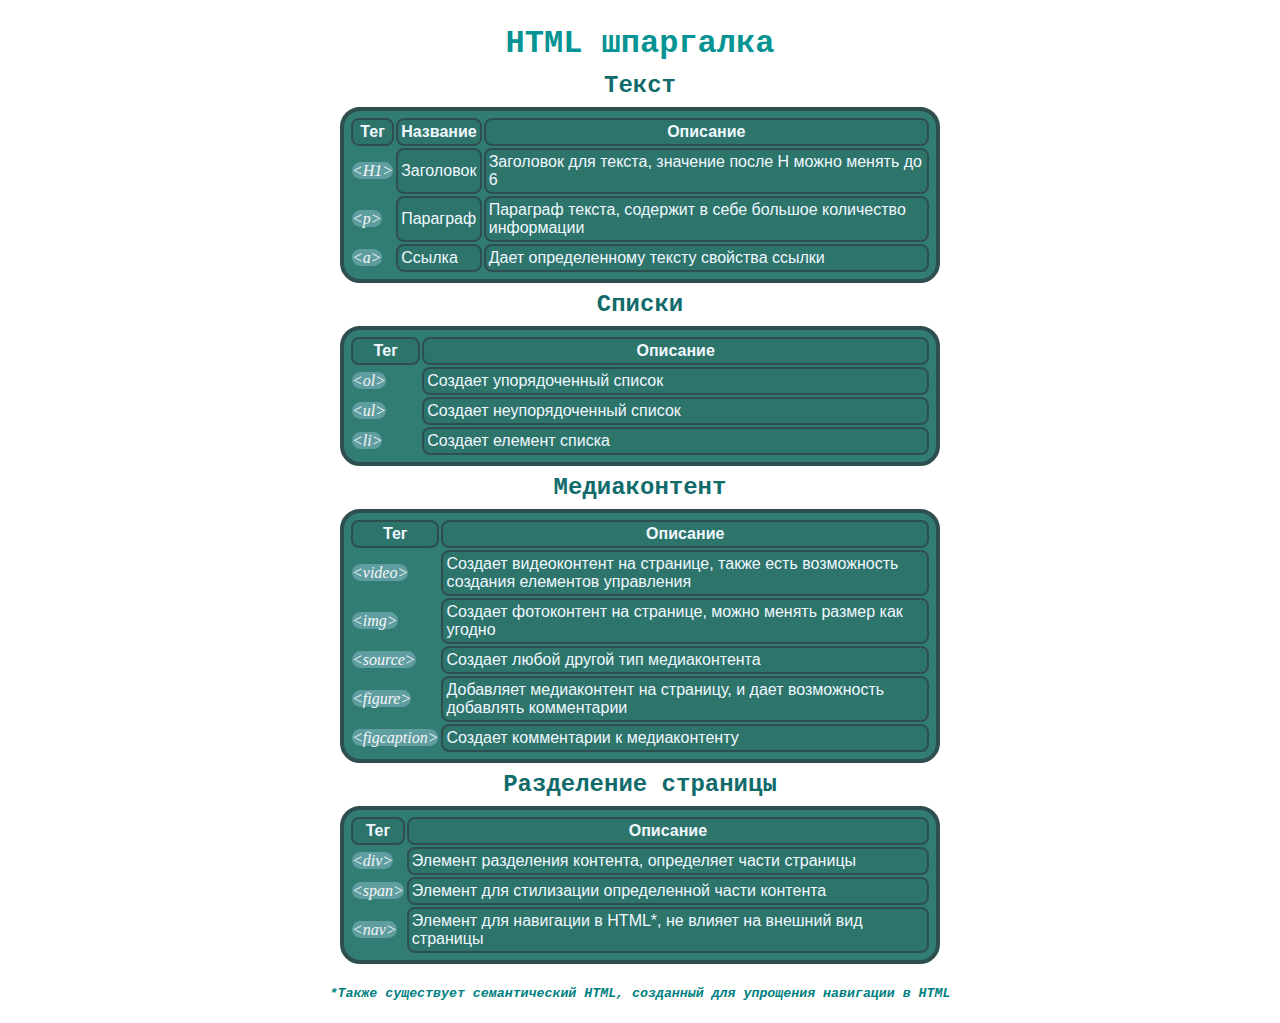
<file: htmlhelp.html>
<html>
<head>
    <title>HTML шпаргалка</title>
    <link rel="stylesheet" href="styles.css">

</head>
<body>
  <h1>HTML шпаргалка</h1>
  <h2>Текст</h2>
  
 <table>
  <tr>
    <th class="td">Тег</th>
    <th class="td">Название</th>
    <th class="td">Описание</th>
  </tr>

  <tr>
    <td><span class="tag">&lt;H1&gt;</span></td>
    <td class="td">Заголовок</td>
    <td class="td">Заголовок для текста, значение после Н можно менять до 6</td>
  </tr>

  <tr>
    <td><span class="tag">&lt;p&gt;</span></td>
    <td class="td">Параграф</td>
    <td class="td">Параграф текста, содержит в себе большое количество информации</td>
  </tr>

  <tr>
    <td><span class="tag">&lt;a&gt;</span></td>
    <td class="td">Ссылка</td>
    <td class="td">Дает определенному тексту свойства ссылки</td>
  </tr>
 </table>

<h2>Списки</h2>
<table>
  <tr>
    <th class="td">Тег</th>
    <th class="td">Описание</th>
  </tr>

  <tr>
    <td><span class="tag">&lt;ol&gt;</span></td>
    <td class="td">Создает упорядоченный список</td>
  </tr>

  <tr>
    <td><span class="tag">&lt;ul&gt;</span></td>
    <td class="td">Создает неупорядоченный список</td>
  </tr>

  <tr>
    <td><span class="tag">&lt;li&gt;</span></td>
    <td class="td">Создает елемент списка</td>
  </tr>
</table> 

<h2>Медиаконтент</h2>
<table>
  <tr>
    <th class="td">Тег</th>
    <th class="td">Описание</th>
  </tr>

  <tr>
    <td><span class="tag">&lt;video&gt;</span></td>
    <td class="td">Создает видеоконтент на странице, также есть возможность создания елементов управления</td>
  </tr>

  <tr>
    <td><span class="tag">&lt;img&gt;</span></td>
    <td class="td">Создает фотоконтент на странице, можно менять размер как угодно</td>
  </tr>

  <tr>
    <td><span class="tag">&lt;source&gt;</span></td>
    <td class="td">Создает любой другой тип медиаконтента</td>
  </tr>

  <tr>
    <td><span class="tag">&lt;figure&gt;</span></td>
    <td class="td">Добавляет медиаконтент на страницу, и дает возможность добавлять комментарии</td>
  </tr>

  <tr>
    <td><span class="tag">&lt;figcaption&gt;</span></td>
    <td class="td">Создает комментарии к медиаконтенту</td>
  </tr>
</table> 
<h2>Разделение страницы</h2>
<table>
  <tr>
    <th class="td">Тег</th>
    <th class="td">Описание</th>
  </tr>

  <tr>
    <td><span class="tag">&lt;div&gt;</span></td>
    <td class="td">Элемент разделения контента, определяет части страницы</td>
  </tr>

  <tr>
    <td><span class="tag">&lt;span&gt;</span></td>
    <td class="td">Элемент для стилизации определенной части контента</td>
  </tr>

  <tr>
    <td><span class="tag">&lt;nav&gt;</span></td>
    <td class="td">Элемент для навигации в HTML*, не влияет на внешний вид страницы</td>
  </tr>
</table>
<h5>*Также существует семантический HTML, созданный для упрощения навигации в HTML</h5>
</body>

</html>
</file>
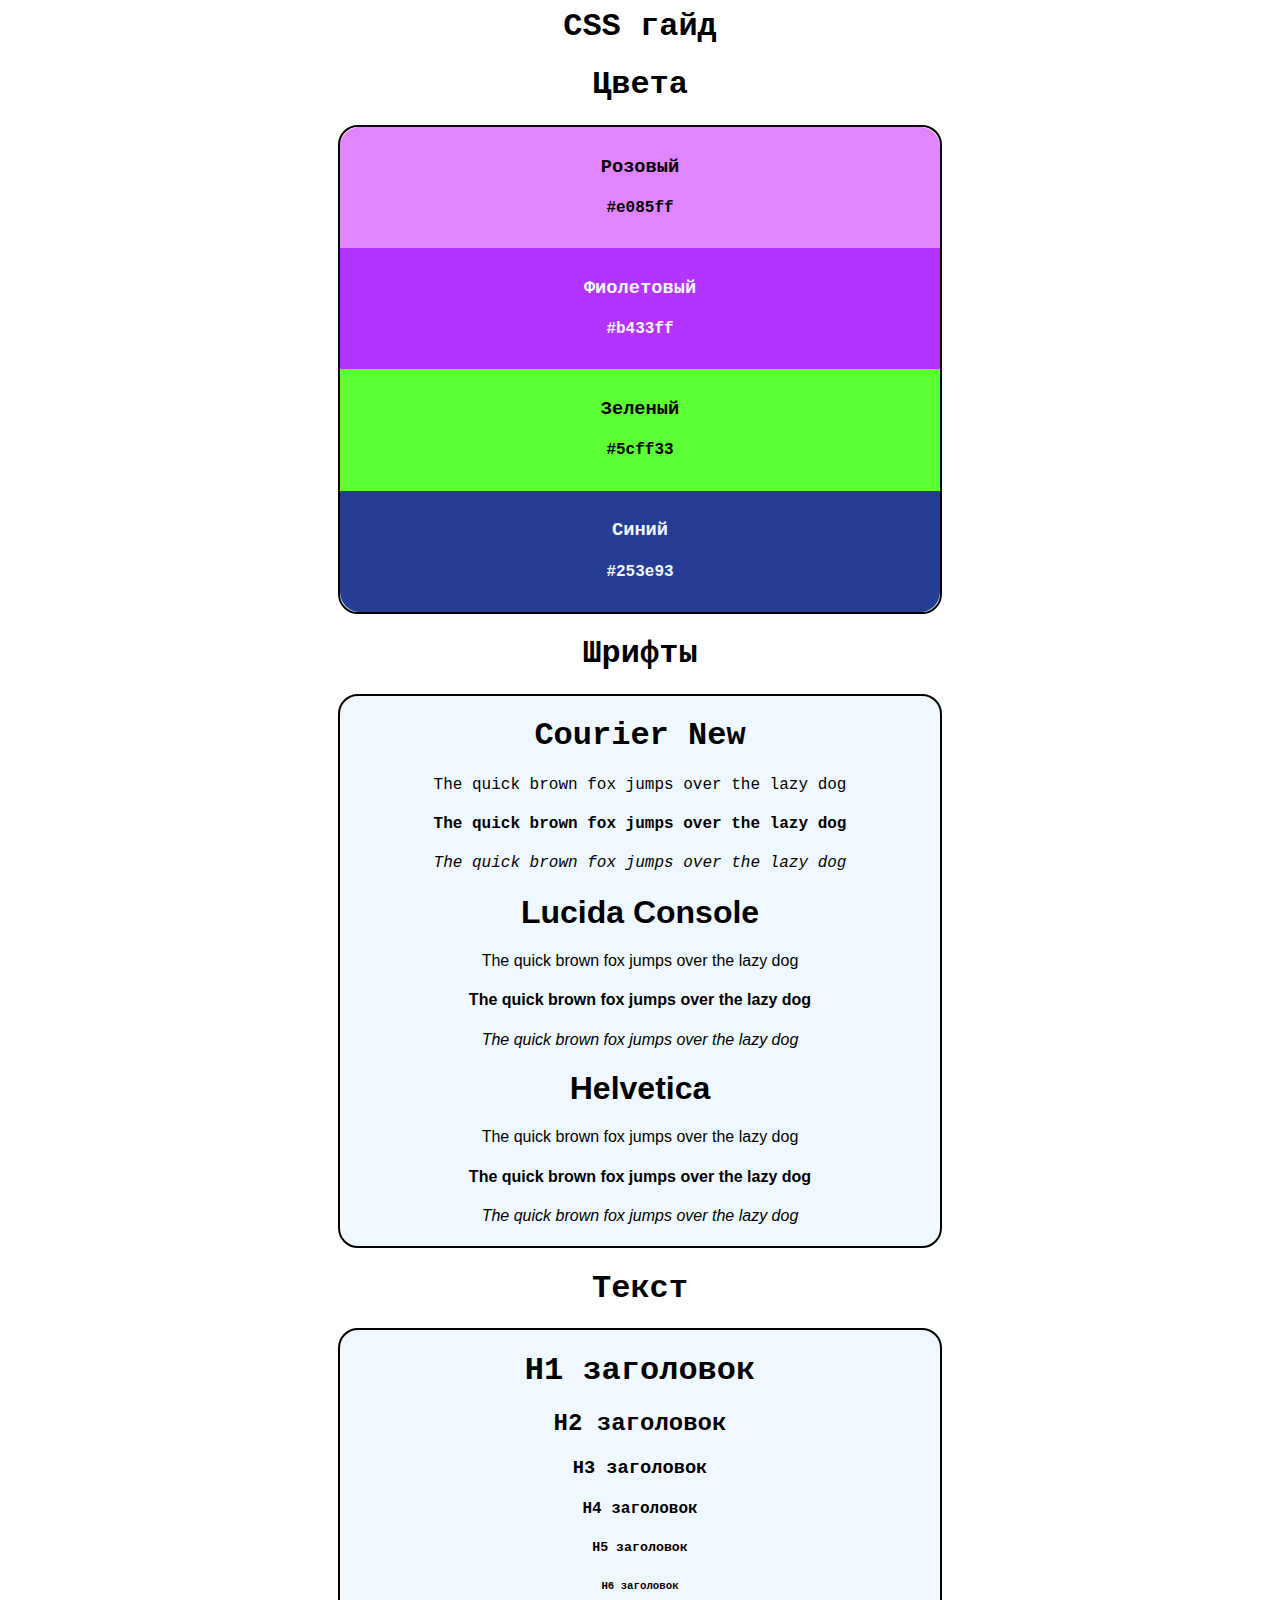
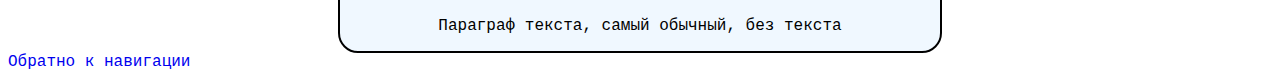
<file: websitehelp.html>
<head>
    <title>CSS гайд</title>
    <link rel="stylesheet" href="helpstyles.css">
</head>
<body>
    <h1>CSS гайд</h1>
    <h1>Цвета</h1>
        
    <div class="colors">
        
        <div class="pink">
            <h3>Розовый</h3>
            <h4>#e085ff</h4>
        </div>

        <div class="purple">
            <h3>Фиолетовый</h3>
            <h4>#b433ff</h4>
        </div>

        <div class="green">
            <h3>Зеленый</h3>
            <h4>#5cff33</h4>
        </div>

        <div class="blue">
            <h3>Синий</h3>
            <h4>#253e93</h4>
        </div>

    </div>

    <h1>Шрифты</h1>

   <div class="fonts">
    
    <div>
        <h1 id="CourierNew">Courier New</h1>
        <h4 id="regularc" >The quick brown fox jumps over the lazy dog</h4>
        <h4 id="boldc" >The quick brown fox jumps over the lazy dog</h4>
        <h4 id="italicc" >The quick brown fox jumps over the lazy dog</h4>

    </div>

    <div>
        <h1 id="LucidaConsole">Lucida Console</h1>
        <h4 id="regularl" >The quick brown fox jumps over the lazy dog</h4>
        <h4 id="boldl" >The quick brown fox jumps over the lazy dog</h4>
        <h4 id="italicl" >The quick brown fox jumps over the lazy dog</h4>
    </div>
    
    <div>
        <h1 id="Helvetica">Helvetica</h1>
        <h4 id="regularh" >The quick brown fox jumps over the lazy dog</h4>
        <h4 id="boldh" >The quick brown fox jumps over the lazy dog</h4>
        <h4 id="italich" >The quick brown fox jumps over the lazy dog</h4>
    </div>

   </div>

   <h1>Текст</h1>

   <div class="text">

    <div class="headings">
        <h1>H1 заголовок</h1>
        <h2>H2 заголовок</h2>
        <h3>H3 заголовок</h3>
        <h4>H4 заголовок</h4>
        <h5>H5 заголовок</h5>
        <h6>H6 заголовок</h6>
    </div>

    <p class="paragraph">Параграф текста, самый обычный, без текста</p>
   
     </div>
  <a href="index.html">Обратно к навигации</a>
</body>
</file>
<file: styles.css>
h1 { 
    font-family: 'Courier New', Courier, monospace;
    color: rgb(6, 147, 147);
    margin-top: 25px;
    margin-bottom: 10px;
}
h2 {
    font-family: 'Courier New', Courier, monospace;
    color: rgb(17, 107, 107);
    margin-top: 8px;
    margin-bottom: 8px;
}

h5 {
    font-family: 'Courier New', Courier, monospace;
    color: teal;
    font-style: italic;
}


.tag {
    background-color: cadetblue;
    border-radius: 10px;
    font-style: italic;
    font-family: Cambria, Cochin, Georgia, Times, 'Times New Roman', serif;
    color: whitesmoke;
}

table {
    background-color: #317d74;
    border: 4px solid darkslategrey; 
    border-radius: 20px;
    padding: 5px;
    margin-left: auto;
    margin-right: auto;
    width: 600px;
}
.td {
    color:aliceblue;
    border: 2px solid darkslategrey;
    background-color: rgba(0, 0, 0, 0.07);
    font-family:'Gill Sans', 'Gill Sans MT', Calibri, 'Trebuchet MS', sans-serif;
    border-radius: 8px;
    padding: 3px;
}

body {
    background-image: url('https://content.codecademy.com/courses/learn-css-selectors-visual-rules/hypnotize_bg.png');
    text-align: center;
}
</file>
<file: helpstyles.css>
h1, h2{
    font-family:'Courier New', Courier, monospace;
    text-align: center;
}

h3, h4, h5, h6, p, a{
    font-family:'Courier New', Courier, monospace;
    text-decoration: dotted;
}


.pink {
    padding: 10px;
    background-color: #e085ff;
    font-family: 'Gill Sans', 'Gill Sans MT', Calibri, 'Trebuchet MS', sans-serif;
    text-align: center;
    border-radius: 20px 20px 0px 0px;
}

.purple {
    padding: 10px;
    background-color: #b433ff;
    font-family: 'Gill Sans', 'Gill Sans MT', Calibri, 'Trebuchet MS', sans-serif;  
    color:aliceblue;
    text-align: center;
}

.green {
    padding: 10px;
    background-color: #5cff33;
    font-family: 'Gill Sans', 'Gill Sans MT', Calibri, 'Trebuchet MS', sans-serif;  
    text-align: center;
}

.blue {
    padding: 10px;
    background-color: #253e93;
    font-family: 'Gill Sans', 'Gill Sans MT', Calibri, 'Trebuchet MS', sans-serif;  
    color:aliceblue;
    text-align: center;
    border-radius: 0px 0px 20px 20px;
}

.colors {
    border: 2px solid black;
    width:600px;
    margin: 0 auto;
    border-radius: 20px;
}

.fonts {
    border: 2px solid black;
    width: 600px;
    margin: 0 auto;
    text-align: center;
    background:aliceblue;
    border-radius: 20px;
}

.text {
    border: 2px solid black;
    width:600px;
    margin: 0 auto;
    text-align: center;
    background:aliceblue;
    border-radius: 20px;
}

#CourierNew {
    font-family:'Courier New', Courier, monospace;
    
}

#regularc {
    font-weight:400;
    font-family:'Courier New', Courier, monospace;
}

#boldc {
    font-weight: bold;
    font-family:'Courier New', Courier, monospace;
}

#italicc {
    font-style: italic;
    font-family:'Courier New', Courier, monospace;
    font-weight: 400;
}

#LucidaConsole {
    font-family:'Lucida Console', 'Lucida Sans', 'Lucida Sans Regular', 'Lucida Grande', 'Lucida Sans Unicode', Geneva, Verdana, sans-serif;
}

#regularl {
    font-weight: 400;
    font-family:'Lucida Console', 'Lucida Sans', 'Lucida Sans Regular', 'Lucida Grande', 'Lucida Sans Unicode', Geneva, Verdana, sans-serif;
}

#boldl {
    font-weight:bold;
    font-family:'Lucida Console', 'Lucida Sans', 'Lucida Sans Regular', 'Lucida Grande', 'Lucida Sans Unicode', Geneva, Verdana, sans-serif;
}

#italicl {
    font-style:italic;
    font-family:'Lucida Console', 'Lucida Sans', 'Lucida Sans Regular', 'Lucida Grande', 'Lucida Sans Unicode', Geneva, Verdana, sans-serif;
    font-weight: 400;
}

#Helvetica {
    font-family: Helvetica, Arial, sans-serif;
}

#regularh {
    font-weight: 400;
    font-family: Helvetica, Arial, sans-serif;
}

#boldh {
    font-weight: bold;
    font-family: Helvetica, Arial, sans-serif;
}

#italich {
    font-style: italic;
    font-family: Helvetica, Arial, sans-serif;
    font-weight: 400;
}

body {
    background-image:  url('https://content.codecademy.com/courses/learn-css-selectors-visual-rules/hypnotize_bg.png');
}
</file>
